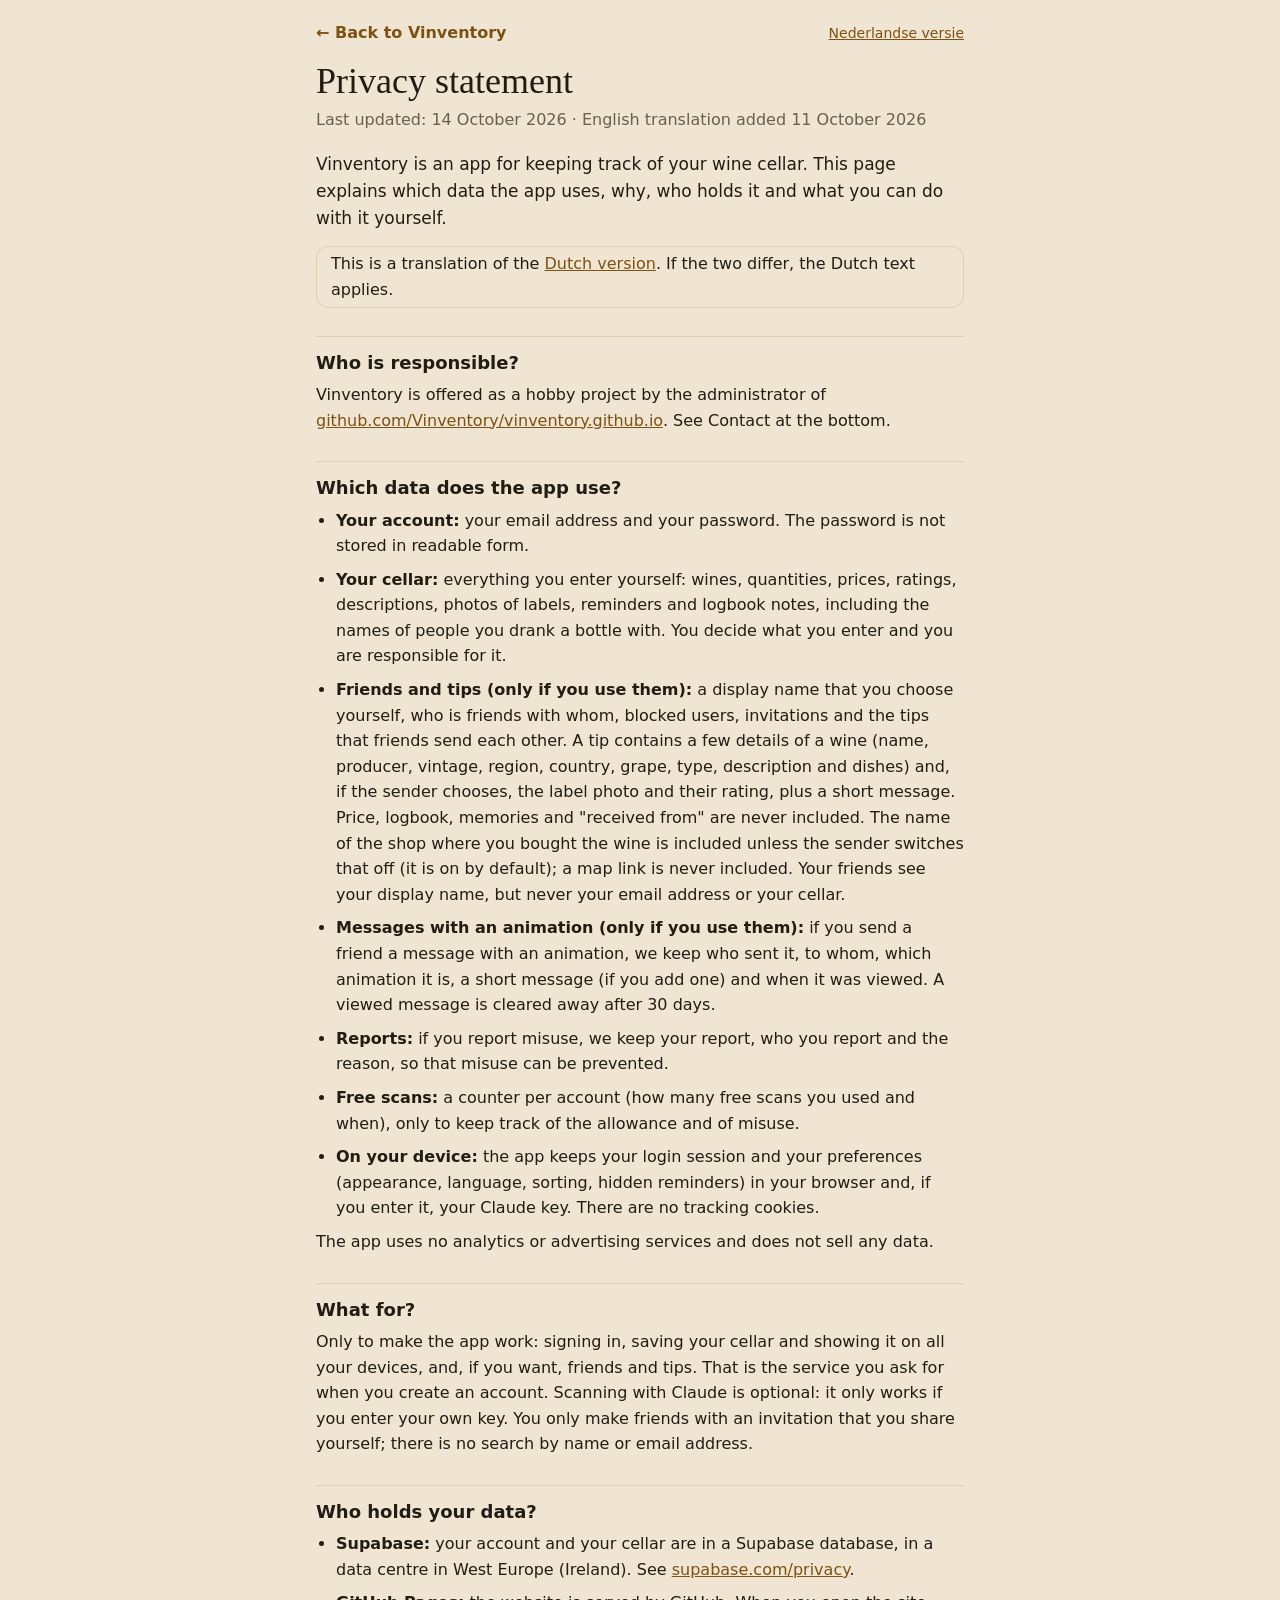
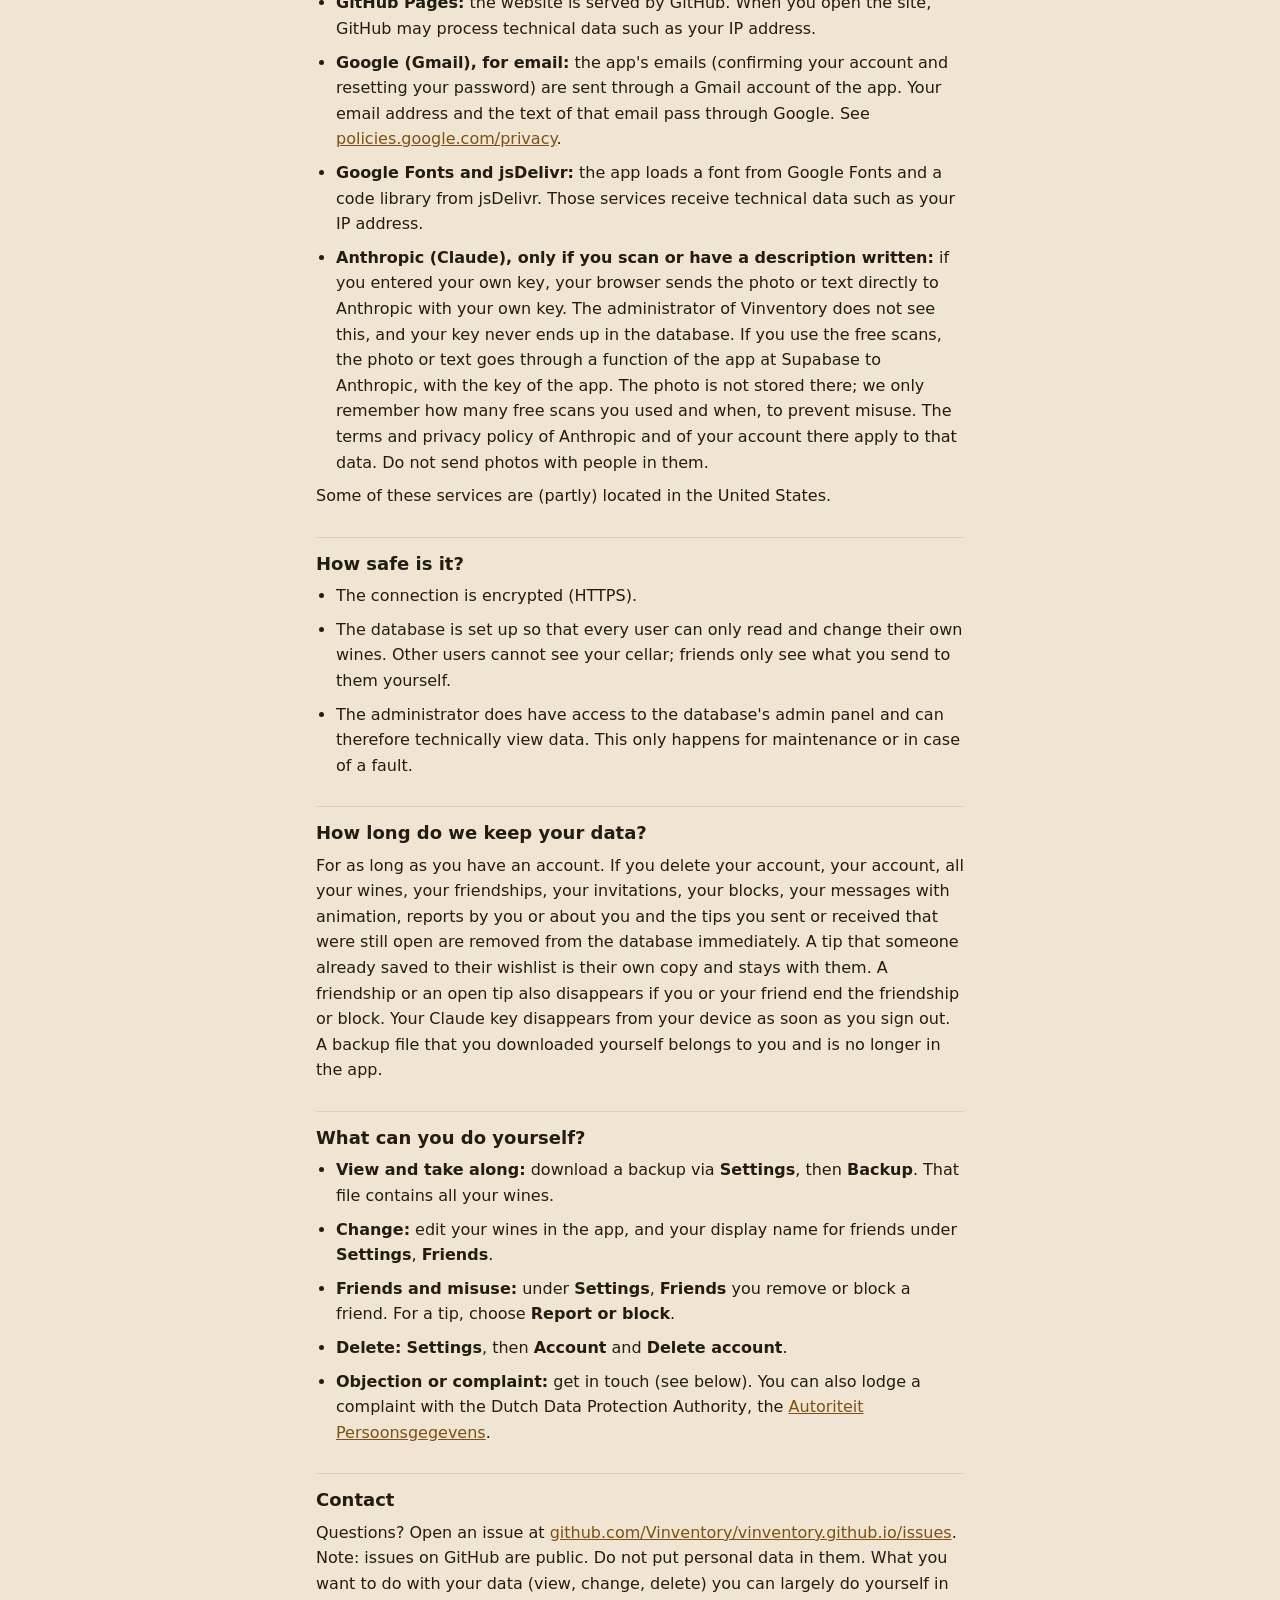
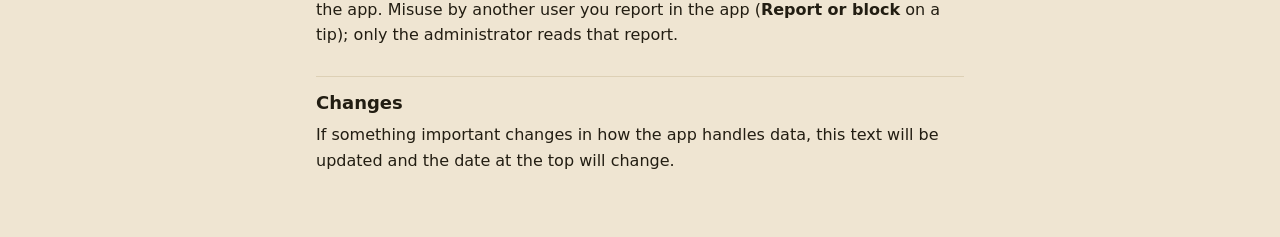
<file: privacy-en.html>
<!doctype html>
<html lang="en">
<head>
<meta charset="utf-8">
<meta name="viewport" content="width=device-width, initial-scale=1, viewport-fit=cover">
<meta name="color-scheme" content="light dark">
<title>Privacy statement – Vinventory</title>
<link rel="stylesheet" href="legal.css">
</head>
<body>
<main>
<div class="toprow"><a class="back" href="./">← Back to Vinventory</a><a class="langsw" href="privacy.html" hreflang="nl" lang="nl">Nederlandse versie</a></div>
<h1>Privacy statement</h1>
<p class="date">Last updated: 14 October 2026 · English translation added 11 October 2026</p>
<p class="lede">Vinventory is an app for keeping track of your wine cellar. This page explains which data the app uses, why, who holds it and what you can do with it yourself.</p>
<p class="note">This is a translation of the <a href="privacy.html" hreflang="nl" lang="nl">Dutch version</a>. If the two differ, the Dutch text applies.</p>

<h2>Who is responsible?</h2>
<p>Vinventory is offered as a hobby project by the administrator of <a href="https://github.com/Vinventory/vinventory.github.io">github.com/Vinventory/vinventory.github.io</a>. See Contact at the bottom.</p>

<h2>Which data does the app use?</h2>
<ul>
<li><b>Your account:</b> your email address and your password. The password is not stored in readable form.</li>
<li><b>Your cellar:</b> everything you enter yourself: wines, quantities, prices, ratings, descriptions, photos of labels, reminders and logbook notes, including the names of people you drank a bottle with. You decide what you enter and you are responsible for it.</li>
<li><b>Friends and tips (only if you use them):</b> a display name that you choose yourself, who is friends with whom, blocked users, invitations and the tips that friends send each other. A tip contains a few details of a wine (name, producer, vintage, region, country, grape, type, description and dishes) and, if the sender chooses, the label photo and their rating, plus a short message. Price, logbook, memories and "received from" are never included. The name of the shop where you bought the wine is included unless the sender switches that off (it is on by default); a map link is never included. Your friends see your display name, but never your email address or your cellar.</li>
<li><b>Messages with an animation (only if you use them):</b> if you send a friend a message with an animation, we keep who sent it, to whom, which animation it is, a short message (if you add one) and when it was viewed. A viewed message is cleared away after 30 days.</li>
<li><b>Reports:</b> if you report misuse, we keep your report, who you report and the reason, so that misuse can be prevented.</li>
<li><b>Free scans:</b> a counter per account (how many free scans you used and when), only to keep track of the allowance and of misuse.</li>
<li><b>On your device:</b> the app keeps your login session and your preferences (appearance, language, sorting, hidden reminders) in your browser and, if you enter it, your Claude key. There are no tracking cookies.</li>
</ul>
<p>The app uses no analytics or advertising services and does not sell any data.</p>

<h2>What for?</h2>
<p>Only to make the app work: signing in, saving your cellar and showing it on all your devices, and, if you want, friends and tips. That is the service you ask for when you create an account. Scanning with Claude is optional: it only works if you enter your own key. You only make friends with an invitation that you share yourself; there is no search by name or email address.</p>

<h2>Who holds your data?</h2>
<ul>
<li><b>Supabase:</b> your account and your cellar are in a Supabase database, in a data centre in West Europe (Ireland). See <a href="https://supabase.com/privacy">supabase.com/privacy</a>.</li>
<li><b>GitHub Pages:</b> the website is served by GitHub. When you open the site, GitHub may process technical data such as your IP address.</li>
<li><b>Google (Gmail), for email:</b> the app's emails (confirming your account and resetting your password) are sent through a Gmail account of the app. Your email address and the text of that email pass through Google. See <a href="https://policies.google.com/privacy">policies.google.com/privacy</a>.</li>
<li><b>Google Fonts and jsDelivr:</b> the app loads a font from Google Fonts and a code library from jsDelivr. Those services receive technical data such as your IP address.</li>
<li><b>Anthropic (Claude), only if you scan or have a description written:</b> if you entered your own key, your browser sends the photo or text directly to Anthropic with your own key. The administrator of Vinventory does not see this, and your key never ends up in the database. If you use the free scans, the photo or text goes through a function of the app at Supabase to Anthropic, with the key of the app. The photo is not stored there; we only remember how many free scans you used and when, to prevent misuse. The terms and privacy policy of Anthropic and of your account there apply to that data. Do not send photos with people in them.</li>
</ul>
<p>Some of these services are (partly) located in the United States.</p>

<h2>How safe is it?</h2>
<ul>
<li>The connection is encrypted (HTTPS).</li>
<li>The database is set up so that every user can only read and change their own wines. Other users cannot see your cellar; friends only see what you send to them yourself.</li>
<li>The administrator does have access to the database's admin panel and can therefore technically view data. This only happens for maintenance or in case of a fault.</li>
</ul>

<h2>How long do we keep your data?</h2>
<p>For as long as you have an account. If you delete your account, your account, all your wines, your friendships, your invitations, your blocks, your messages with animation, reports by you or about you and the tips you sent or received that were still open are removed from the database immediately. A tip that someone already saved to their wishlist is their own copy and stays with them. A friendship or an open tip also disappears if you or your friend end the friendship or block. Your Claude key disappears from your device as soon as you sign out. A backup file that you downloaded yourself belongs to you and is no longer in the app.</p>

<h2>What can you do yourself?</h2>
<ul>
<li><b>View and take along:</b> download a backup via <b>Settings</b>, then <b>Backup</b>. That file contains all your wines.</li>
<li><b>Change:</b> edit your wines in the app, and your display name for friends under <b>Settings</b>, <b>Friends</b>.</li>
<li><b>Friends and misuse:</b> under <b>Settings</b>, <b>Friends</b> you remove or block a friend. For a tip, choose <b>Report or block</b>.</li>
<li><b>Delete:</b> <b>Settings</b>, then <b>Account</b> and <b>Delete account</b>.</li>
<li><b>Objection or complaint:</b> get in touch (see below). You can also lodge a complaint with the Dutch Data Protection Authority, the <a href="https://autoriteitpersoonsgegevens.nl">Autoriteit Persoonsgegevens</a>.</li>
</ul>

<h2>Contact</h2>
<p>Questions? Open an issue at <a href="https://github.com/Vinventory/vinventory.github.io/issues">github.com/Vinventory/vinventory.github.io/issues</a>. Note: issues on GitHub are public. Do not put personal data in them. What you want to do with your data (view, change, delete) you can largely do yourself in the app. Misuse by another user you report in the app (<b>Report or block</b> on a tip); only the administrator reads that report.</p>

<h2>Changes</h2>
<p>If something important changes in how the app handles data, this text will be updated and the date at the top will change.</p>
</main>
</body>
</html>
</file>
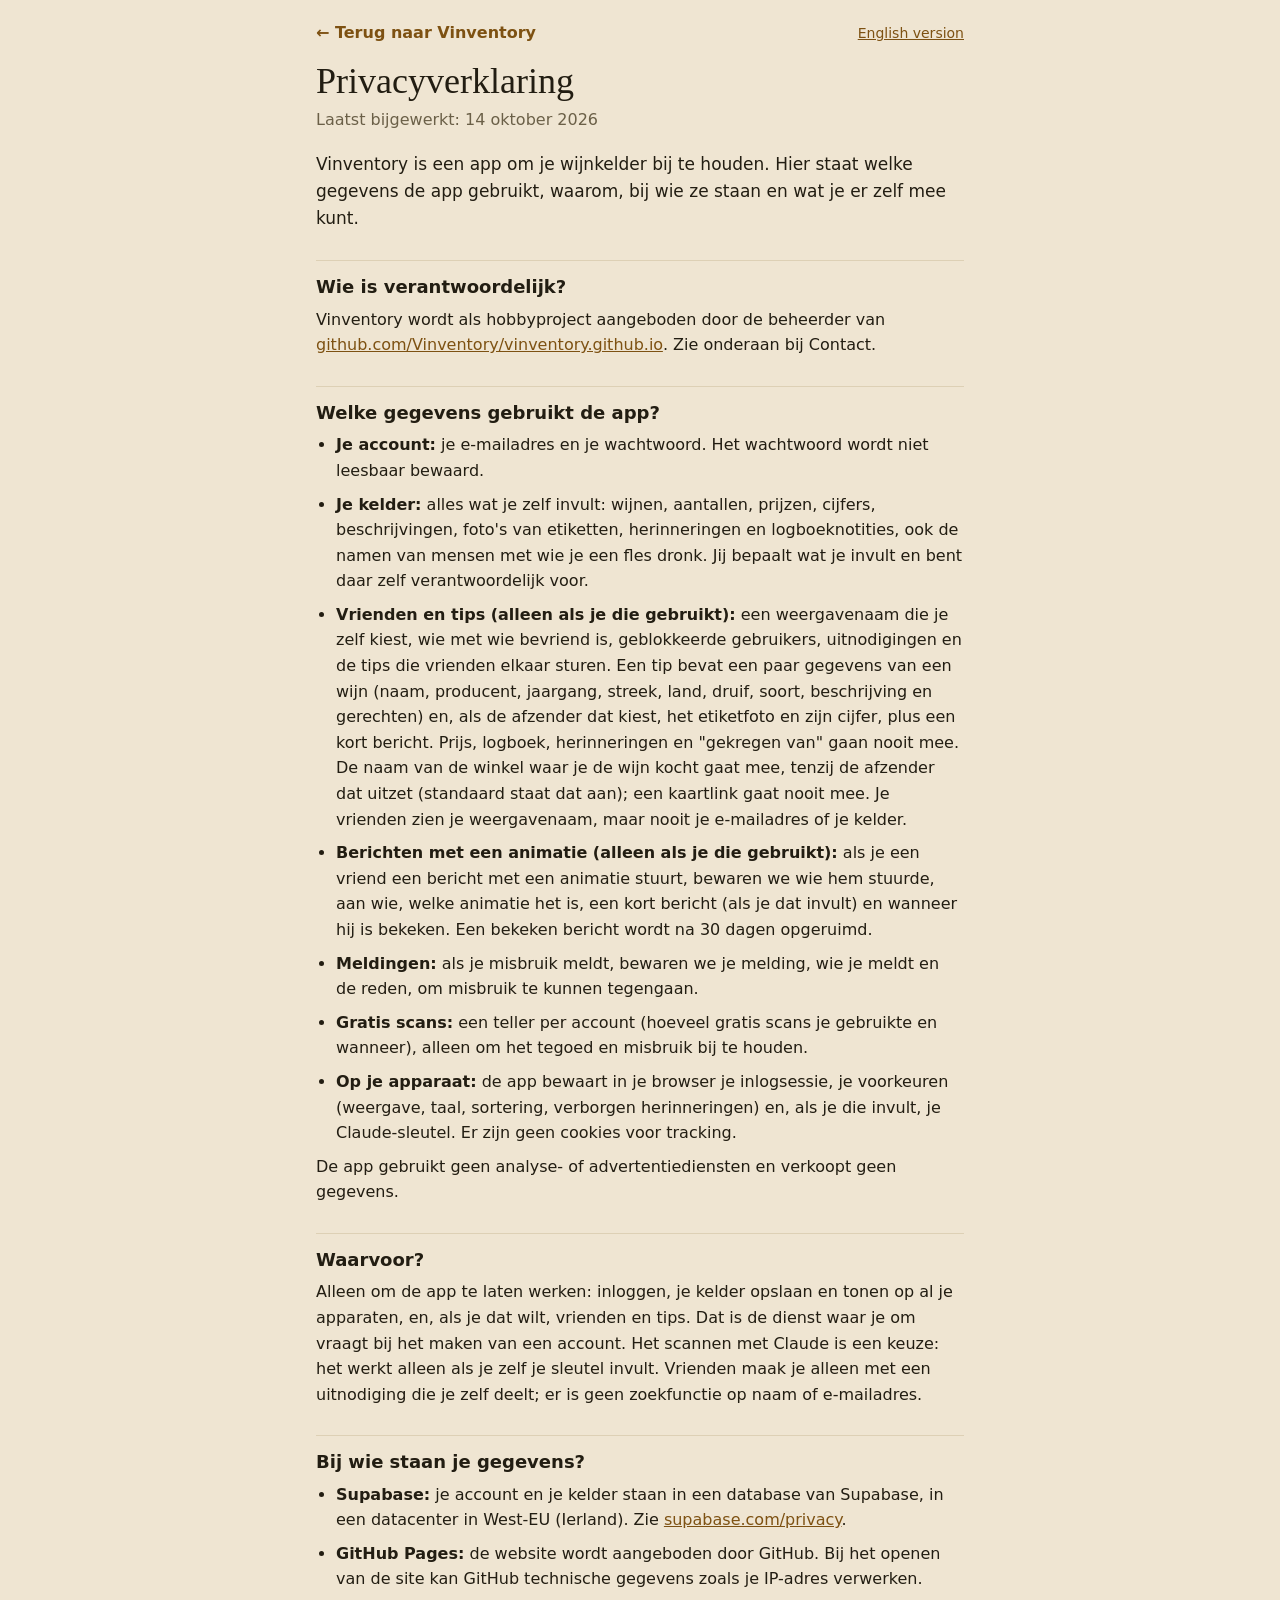
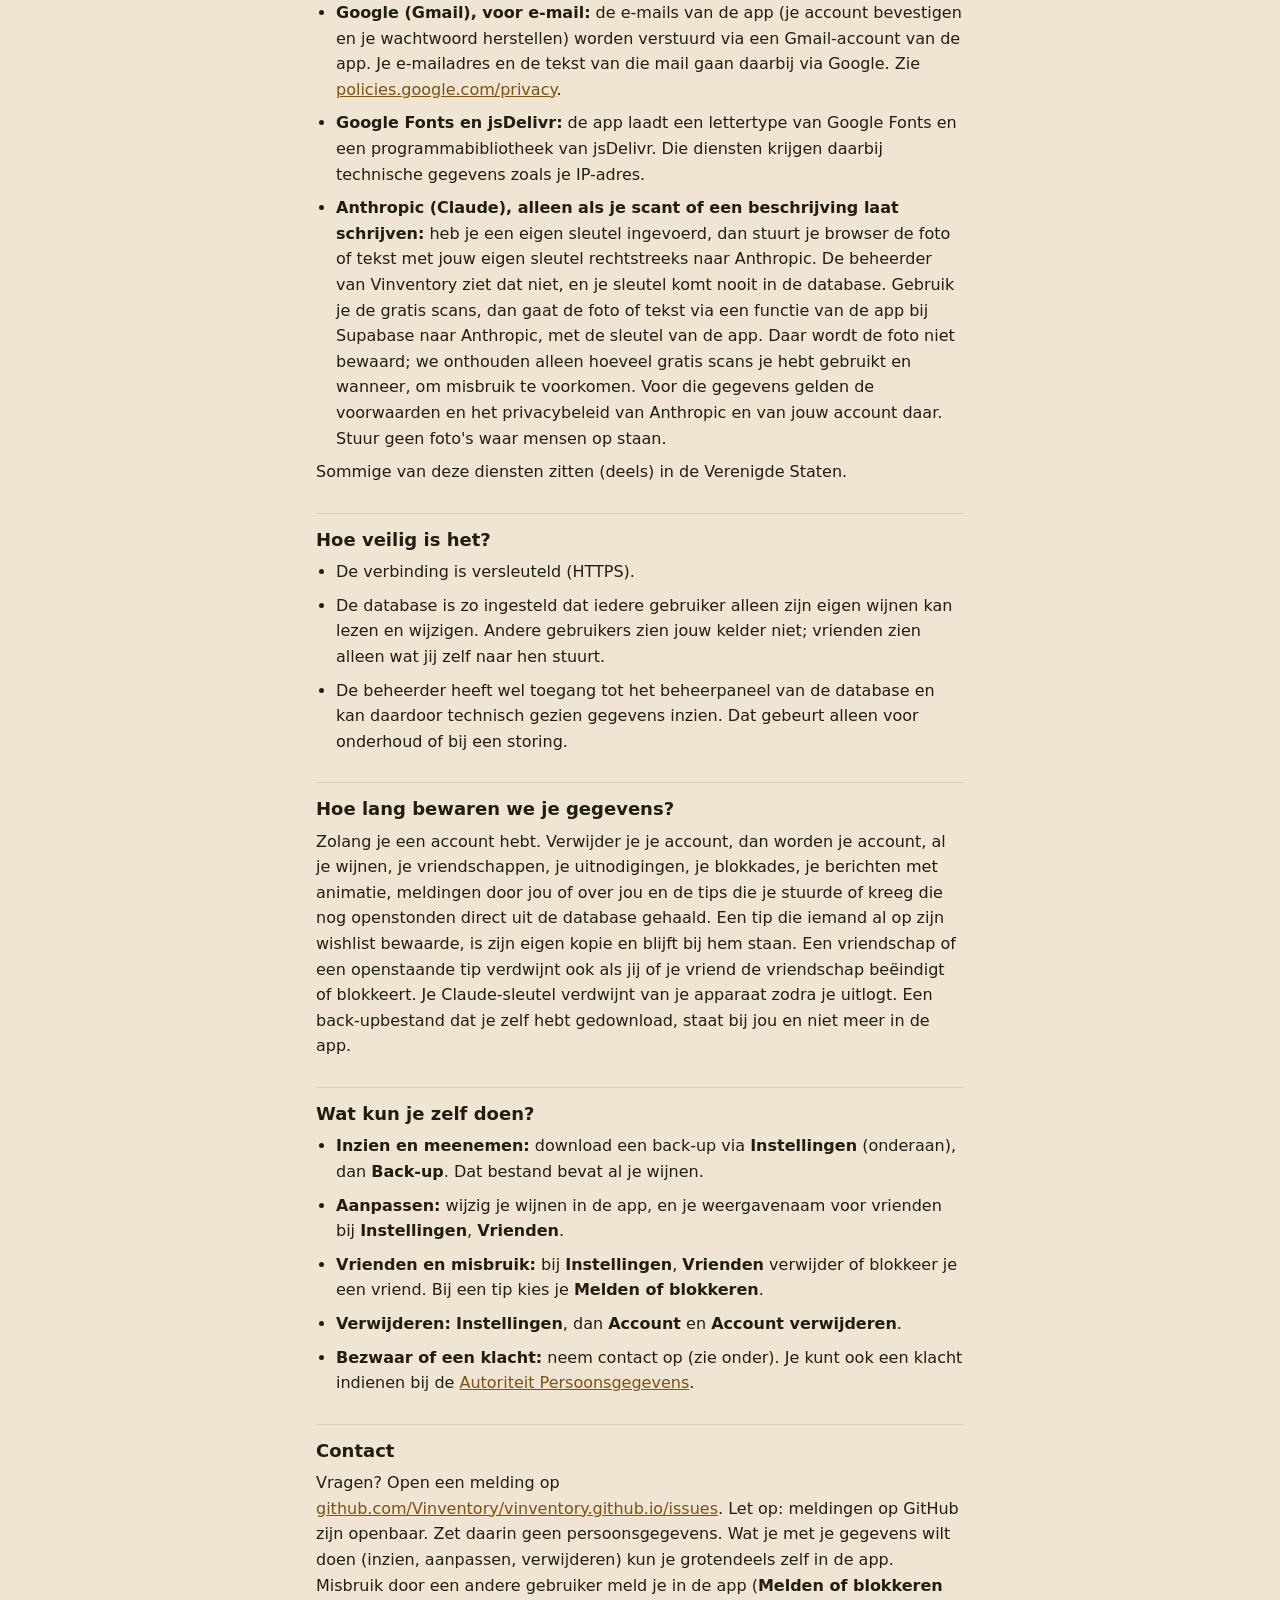
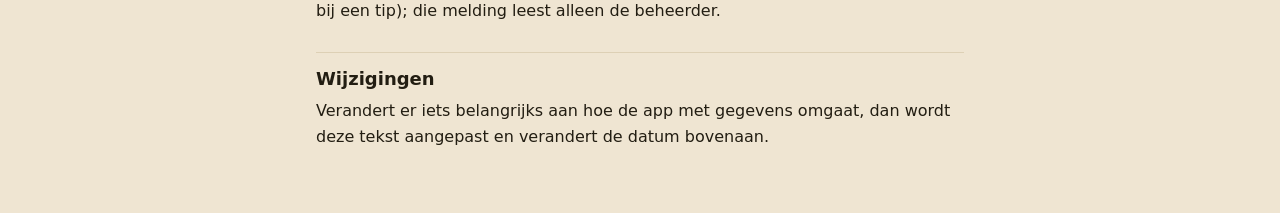
<file: privacy.html>
<!doctype html>
<html lang="nl">
<head>
<meta charset="utf-8">
<meta name="viewport" content="width=device-width, initial-scale=1, viewport-fit=cover">
<meta name="color-scheme" content="light dark">
<title>Privacyverklaring – Vinventory</title>
<link rel="stylesheet" href="legal.css">
</head>
<body>
<main>
<div class="toprow"><a class="back" href="./">← Terug naar Vinventory</a><a class="langsw" href="privacy-en.html" hreflang="en" lang="en">English version</a></div>
<h1>Privacyverklaring</h1>
<p class="date">Laatst bijgewerkt: 14 oktober 2026</p>
<p class="lede">Vinventory is een app om je wijnkelder bij te houden. Hier staat welke gegevens de app gebruikt, waarom, bij wie ze staan en wat je er zelf mee kunt.</p>

<h2>Wie is verantwoordelijk?</h2>
<p>Vinventory wordt als hobbyproject aangeboden door de beheerder van <a href="https://github.com/Vinventory/vinventory.github.io">github.com/Vinventory/vinventory.github.io</a>. Zie onderaan bij Contact.</p>

<h2>Welke gegevens gebruikt de app?</h2>
<ul>
<li><b>Je account:</b> je e-mailadres en je wachtwoord. Het wachtwoord wordt niet leesbaar bewaard.</li>
<li><b>Je kelder:</b> alles wat je zelf invult: wijnen, aantallen, prijzen, cijfers, beschrijvingen, foto's van etiketten, herinneringen en logboeknotities, ook de namen van mensen met wie je een fles dronk. Jij bepaalt wat je invult en bent daar zelf verantwoordelijk voor.</li>
<li><b>Vrienden en tips (alleen als je die gebruikt):</b> een weergavenaam die je zelf kiest, wie met wie bevriend is, geblokkeerde gebruikers, uitnodigingen en de tips die vrienden elkaar sturen. Een tip bevat een paar gegevens van een wijn (naam, producent, jaargang, streek, land, druif, soort, beschrijving en gerechten) en, als de afzender dat kiest, het etiketfoto en zijn cijfer, plus een kort bericht. Prijs, logboek, herinneringen en "gekregen van" gaan nooit mee. De naam van de winkel waar je de wijn kocht gaat mee, tenzij de afzender dat uitzet (standaard staat dat aan); een kaartlink gaat nooit mee. Je vrienden zien je weergavenaam, maar nooit je e-mailadres of je kelder.</li>
<li><b>Berichten met een animatie (alleen als je die gebruikt):</b> als je een vriend een bericht met een animatie stuurt, bewaren we wie hem stuurde, aan wie, welke animatie het is, een kort bericht (als je dat invult) en wanneer hij is bekeken. Een bekeken bericht wordt na 30 dagen opgeruimd.</li>
<li><b>Meldingen:</b> als je misbruik meldt, bewaren we je melding, wie je meldt en de reden, om misbruik te kunnen tegengaan.</li>
<li><b>Gratis scans:</b> een teller per account (hoeveel gratis scans je gebruikte en wanneer), alleen om het tegoed en misbruik bij te houden.</li>
<li><b>Op je apparaat:</b> de app bewaart in je browser je inlogsessie, je voorkeuren (weergave, taal, sortering, verborgen herinneringen) en, als je die invult, je Claude-sleutel. Er zijn geen cookies voor tracking.</li>
</ul>
<p>De app gebruikt geen analyse- of advertentiediensten en verkoopt geen gegevens.</p>

<h2>Waarvoor?</h2>
<p>Alleen om de app te laten werken: inloggen, je kelder opslaan en tonen op al je apparaten, en, als je dat wilt, vrienden en tips. Dat is de dienst waar je om vraagt bij het maken van een account. Het scannen met Claude is een keuze: het werkt alleen als je zelf je sleutel invult. Vrienden maak je alleen met een uitnodiging die je zelf deelt; er is geen zoekfunctie op naam of e-mailadres.</p>

<h2>Bij wie staan je gegevens?</h2>
<ul>
<li><b>Supabase:</b> je account en je kelder staan in een database van Supabase, in een datacenter in West-EU (Ierland). Zie <a href="https://supabase.com/privacy">supabase.com/privacy</a>.</li>
<li><b>GitHub Pages:</b> de website wordt aangeboden door GitHub. Bij het openen van de site kan GitHub technische gegevens zoals je IP-adres verwerken.</li>
<li><b>Google (Gmail), voor e-mail:</b> de e-mails van de app (je account bevestigen en je wachtwoord herstellen) worden verstuurd via een Gmail-account van de app. Je e-mailadres en de tekst van die mail gaan daarbij via Google. Zie <a href="https://policies.google.com/privacy">policies.google.com/privacy</a>.</li>
<li><b>Google Fonts en jsDelivr:</b> de app laadt een lettertype van Google Fonts en een programmabibliotheek van jsDelivr. Die diensten krijgen daarbij technische gegevens zoals je IP-adres.</li>
<li><b>Anthropic (Claude), alleen als je scant of een beschrijving laat schrijven:</b> heb je een eigen sleutel ingevoerd, dan stuurt je browser de foto of tekst met jouw eigen sleutel rechtstreeks naar Anthropic. De beheerder van Vinventory ziet dat niet, en je sleutel komt nooit in de database. Gebruik je de gratis scans, dan gaat de foto of tekst via een functie van de app bij Supabase naar Anthropic, met de sleutel van de app. Daar wordt de foto niet bewaard; we onthouden alleen hoeveel gratis scans je hebt gebruikt en wanneer, om misbruik te voorkomen. Voor die gegevens gelden de voorwaarden en het privacybeleid van Anthropic en van jouw account daar. Stuur geen foto's waar mensen op staan.</li>
</ul>
<p>Sommige van deze diensten zitten (deels) in de Verenigde Staten.</p>

<h2>Hoe veilig is het?</h2>
<ul>
<li>De verbinding is versleuteld (HTTPS).</li>
<li>De database is zo ingesteld dat iedere gebruiker alleen zijn eigen wijnen kan lezen en wijzigen. Andere gebruikers zien jouw kelder niet; vrienden zien alleen wat jij zelf naar hen stuurt.</li>
<li>De beheerder heeft wel toegang tot het beheerpaneel van de database en kan daardoor technisch gezien gegevens inzien. Dat gebeurt alleen voor onderhoud of bij een storing.</li>
</ul>

<h2>Hoe lang bewaren we je gegevens?</h2>
<p>Zolang je een account hebt. Verwijder je je account, dan worden je account, al je wijnen, je vriendschappen, je uitnodigingen, je blokkades, je berichten met animatie, meldingen door jou of over jou en de tips die je stuurde of kreeg die nog openstonden direct uit de database gehaald. Een tip die iemand al op zijn wishlist bewaarde, is zijn eigen kopie en blijft bij hem staan. Een vriendschap of een openstaande tip verdwijnt ook als jij of je vriend de vriendschap beëindigt of blokkeert. Je Claude-sleutel verdwijnt van je apparaat zodra je uitlogt. Een back-upbestand dat je zelf hebt gedownload, staat bij jou en niet meer in de app.</p>

<h2>Wat kun je zelf doen?</h2>
<ul>
<li><b>Inzien en meenemen:</b> download een back-up via <b>Instellingen</b> (onderaan), dan <b>Back-up</b>. Dat bestand bevat al je wijnen.</li>
<li><b>Aanpassen:</b> wijzig je wijnen in de app, en je weergavenaam voor vrienden bij <b>Instellingen</b>, <b>Vrienden</b>.</li>
<li><b>Vrienden en misbruik:</b> bij <b>Instellingen</b>, <b>Vrienden</b> verwijder of blokkeer je een vriend. Bij een tip kies je <b>Melden of blokkeren</b>.</li>
<li><b>Verwijderen:</b> <b>Instellingen</b>, dan <b>Account</b> en <b>Account verwijderen</b>.</li>
<li><b>Bezwaar of een klacht:</b> neem contact op (zie onder). Je kunt ook een klacht indienen bij de <a href="https://autoriteitpersoonsgegevens.nl">Autoriteit Persoonsgegevens</a>.</li>
</ul>

<h2>Contact</h2>
<p>Vragen? Open een melding op <a href="https://github.com/Vinventory/vinventory.github.io/issues">github.com/Vinventory/vinventory.github.io/issues</a>. Let op: meldingen op GitHub zijn openbaar. Zet daarin geen persoonsgegevens. Wat je met je gegevens wilt doen (inzien, aanpassen, verwijderen) kun je grotendeels zelf in de app. Misbruik door een andere gebruiker meld je in de app (<b>Melden of blokkeren</b> bij een tip); die melding leest alleen de beheerder.</p>

<h2>Wijzigingen</h2>
<p>Verandert er iets belangrijks aan hoe de app met gegevens omgaat, dan wordt deze tekst aangepast en verandert de datum bovenaan.</p>
</main>
</body>
</html>
</file>
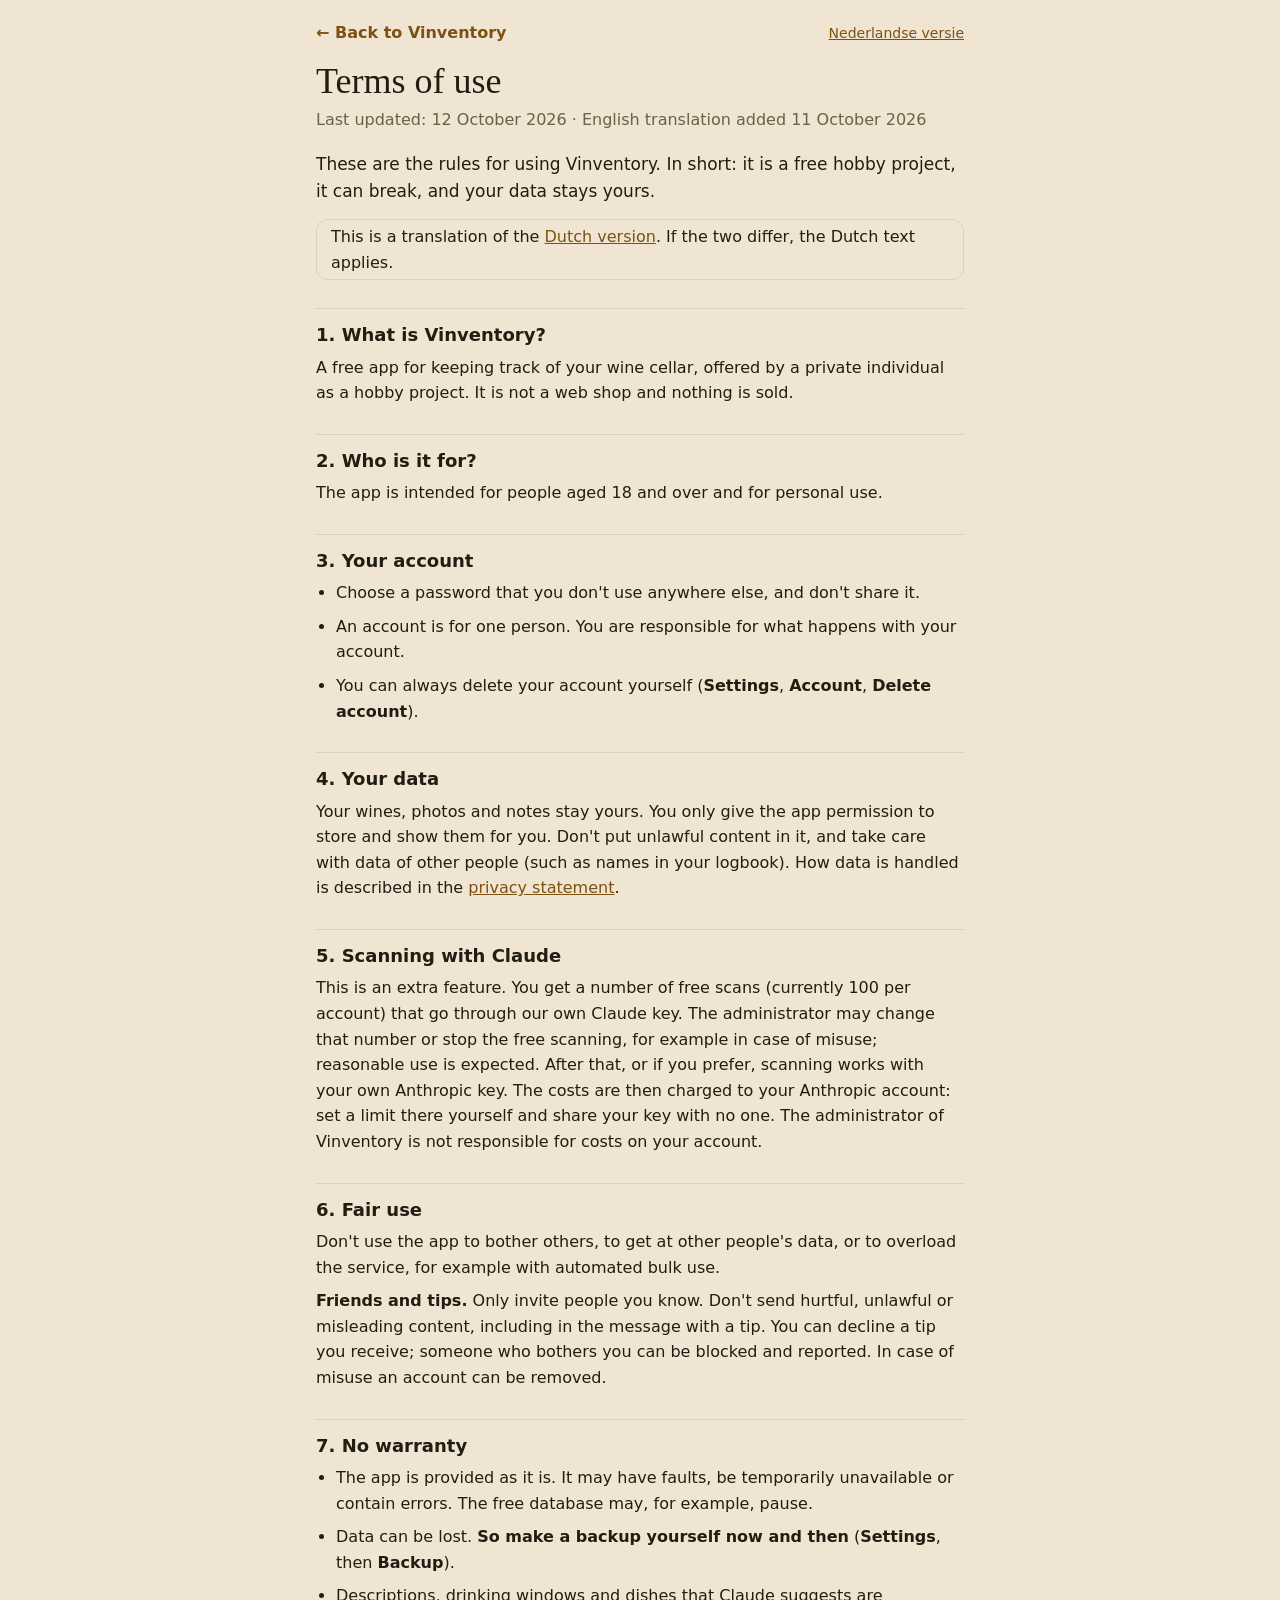
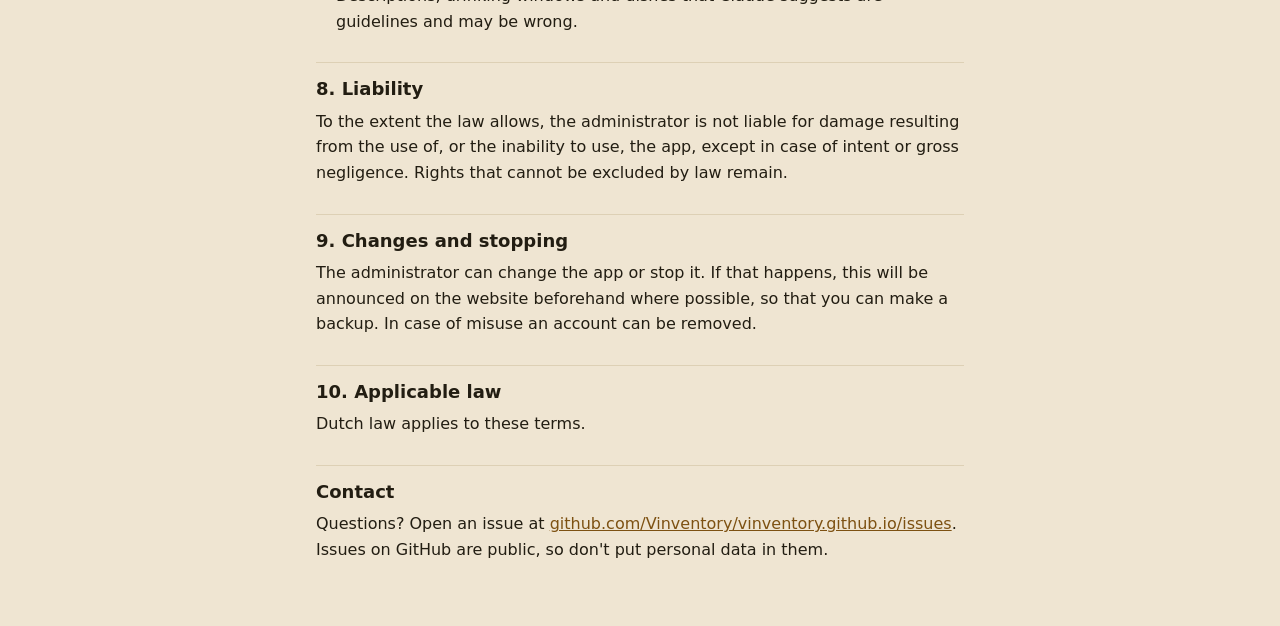
<file: terms-en.html>
<!doctype html>
<html lang="en">
<head>
<meta charset="utf-8">
<meta name="viewport" content="width=device-width, initial-scale=1, viewport-fit=cover">
<meta name="color-scheme" content="light dark">
<title>Terms of use – Vinventory</title>
<link rel="stylesheet" href="legal.css">
</head>
<body>
<main>
<div class="toprow"><a class="back" href="./">← Back to Vinventory</a><a class="langsw" href="voorwaarden.html" hreflang="nl" lang="nl">Nederlandse versie</a></div>
<h1>Terms of use</h1>
<p class="date">Last updated: 12 October 2026 · English translation added 11 October 2026</p>
<p class="lede">These are the rules for using Vinventory. In short: it is a free hobby project, it can break, and your data stays yours.</p>
<p class="note">This is a translation of the <a href="voorwaarden.html" hreflang="nl" lang="nl">Dutch version</a>. If the two differ, the Dutch text applies.</p>

<h2>1. What is Vinventory?</h2>
<p>A free app for keeping track of your wine cellar, offered by a private individual as a hobby project. It is not a web shop and nothing is sold.</p>

<h2>2. Who is it for?</h2>
<p>The app is intended for people aged 18 and over and for personal use.</p>

<h2>3. Your account</h2>
<ul>
<li>Choose a password that you don't use anywhere else, and don't share it.</li>
<li>An account is for one person. You are responsible for what happens with your account.</li>
<li>You can always delete your account yourself (<b>Settings</b>, <b>Account</b>, <b>Delete account</b>).</li>
</ul>

<h2>4. Your data</h2>
<p>Your wines, photos and notes stay yours. You only give the app permission to store and show them for you. Don't put unlawful content in it, and take care with data of other people (such as names in your logbook). How data is handled is described in the <a href="privacy-en.html">privacy statement</a>.</p>

<h2>5. Scanning with Claude</h2>
<p>This is an extra feature. You get a number of free scans (currently 100 per account) that go through our own Claude key. The administrator may change that number or stop the free scanning, for example in case of misuse; reasonable use is expected. After that, or if you prefer, scanning works with your own Anthropic key. The costs are then charged to your Anthropic account: set a limit there yourself and share your key with no one. The administrator of Vinventory is not responsible for costs on your account.</p>

<h2>6. Fair use</h2>
<p>Don't use the app to bother others, to get at other people's data, or to overload the service, for example with automated bulk use.</p>
<p><b>Friends and tips.</b> Only invite people you know. Don't send hurtful, unlawful or misleading content, including in the message with a tip. You can decline a tip you receive; someone who bothers you can be blocked and reported. In case of misuse an account can be removed.</p>

<h2>7. No warranty</h2>
<ul>
<li>The app is provided as it is. It may have faults, be temporarily unavailable or contain errors. The free database may, for example, pause.</li>
<li>Data can be lost. <b>So make a backup yourself now and then</b> (<b>Settings</b>, then <b>Backup</b>).</li>
<li>Descriptions, drinking windows and dishes that Claude suggests are guidelines and may be wrong.</li>
</ul>

<h2>8. Liability</h2>
<p>To the extent the law allows, the administrator is not liable for damage resulting from the use of, or the inability to use, the app, except in case of intent or gross negligence. Rights that cannot be excluded by law remain.</p>

<h2>9. Changes and stopping</h2>
<p>The administrator can change the app or stop it. If that happens, this will be announced on the website beforehand where possible, so that you can make a backup. In case of misuse an account can be removed.</p>

<h2>10. Applicable law</h2>
<p>Dutch law applies to these terms.</p>

<h2>Contact</h2>
<p>Questions? Open an issue at <a href="https://github.com/Vinventory/vinventory.github.io/issues">github.com/Vinventory/vinventory.github.io/issues</a>. Issues on GitHub are public, so don't put personal data in them.</p>
</main>
</body>
</html>
</file>
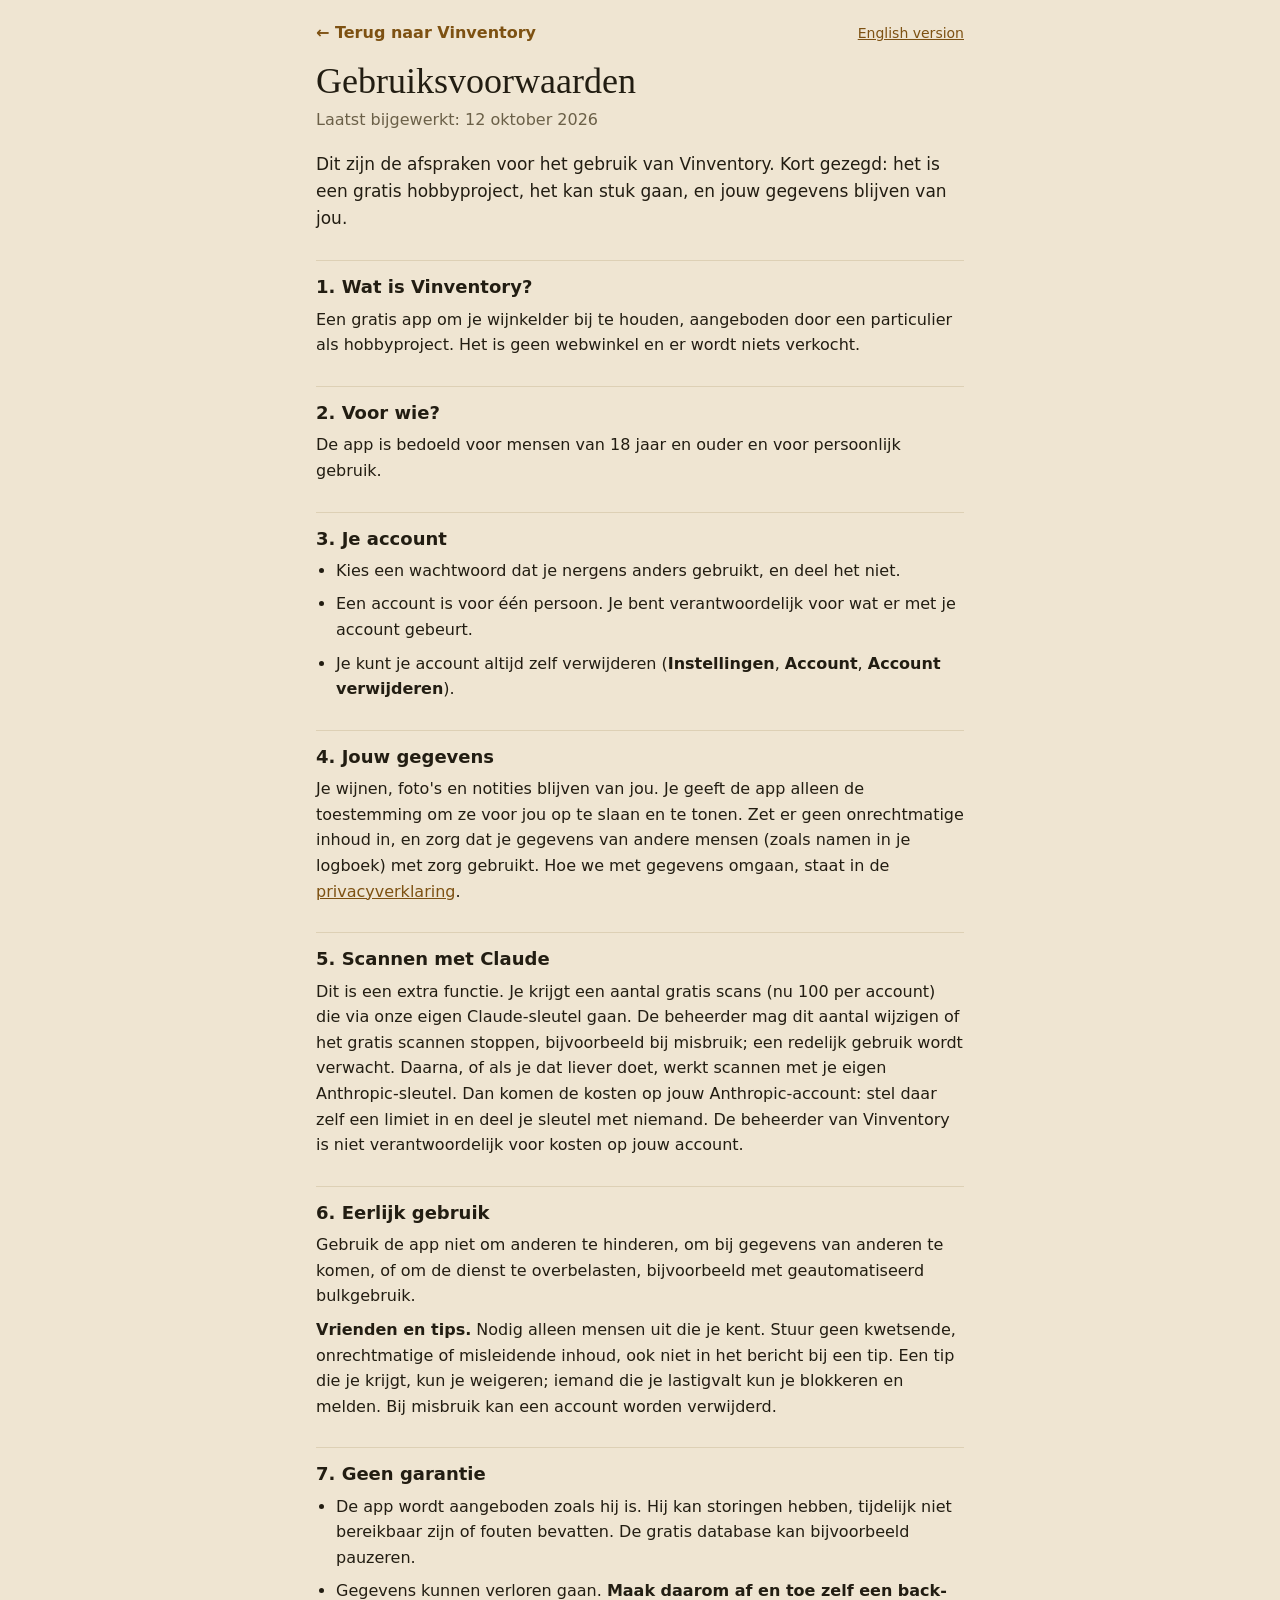
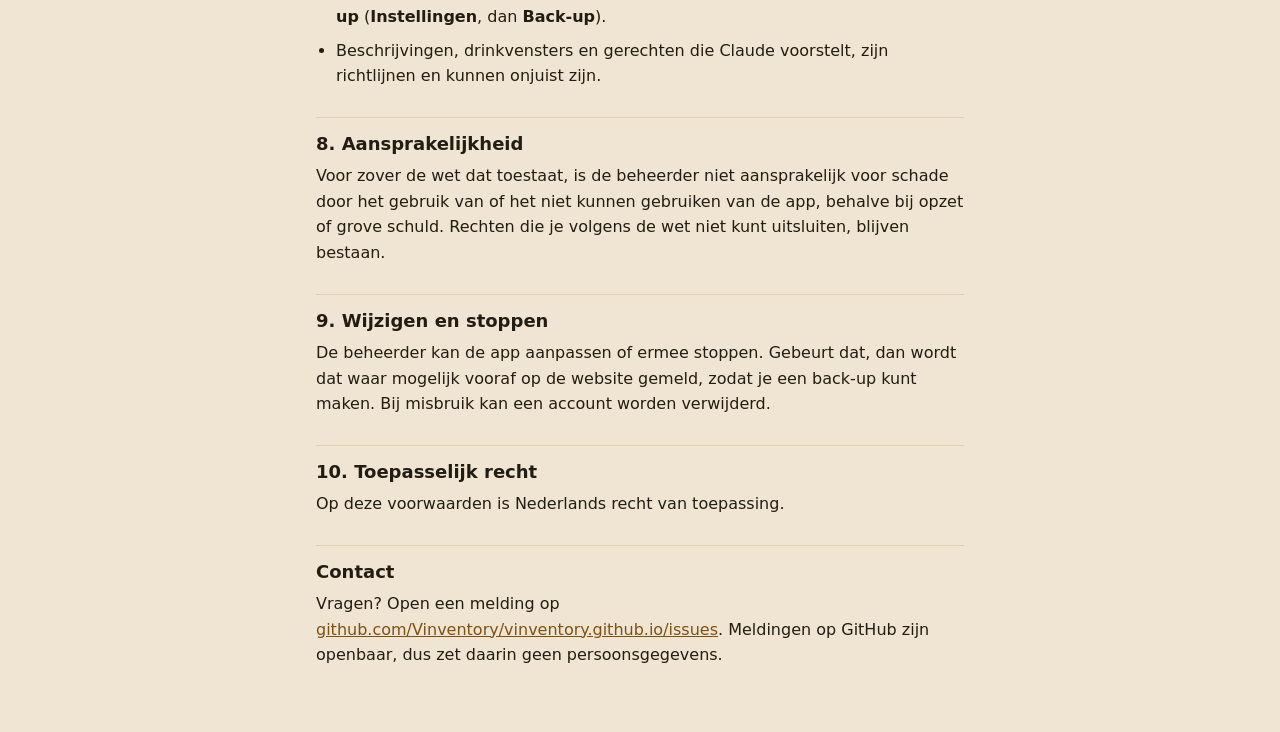
<file: voorwaarden.html>
<!doctype html>
<html lang="nl">
<head>
<meta charset="utf-8">
<meta name="viewport" content="width=device-width, initial-scale=1, viewport-fit=cover">
<meta name="color-scheme" content="light dark">
<title>Gebruiksvoorwaarden – Vinventory</title>
<link rel="stylesheet" href="legal.css">
</head>
<body>
<main>
<div class="toprow"><a class="back" href="./">← Terug naar Vinventory</a><a class="langsw" href="terms-en.html" hreflang="en" lang="en">English version</a></div>
<h1>Gebruiksvoorwaarden</h1>
<p class="date">Laatst bijgewerkt: 12 oktober 2026</p>
<p class="lede">Dit zijn de afspraken voor het gebruik van Vinventory. Kort gezegd: het is een gratis hobbyproject, het kan stuk gaan, en jouw gegevens blijven van jou.</p>

<h2>1. Wat is Vinventory?</h2>
<p>Een gratis app om je wijnkelder bij te houden, aangeboden door een particulier als hobbyproject. Het is geen webwinkel en er wordt niets verkocht.</p>

<h2>2. Voor wie?</h2>
<p>De app is bedoeld voor mensen van 18 jaar en ouder en voor persoonlijk gebruik.</p>

<h2>3. Je account</h2>
<ul>
<li>Kies een wachtwoord dat je nergens anders gebruikt, en deel het niet.</li>
<li>Een account is voor één persoon. Je bent verantwoordelijk voor wat er met je account gebeurt.</li>
<li>Je kunt je account altijd zelf verwijderen (<b>Instellingen</b>, <b>Account</b>, <b>Account verwijderen</b>).</li>
</ul>

<h2>4. Jouw gegevens</h2>
<p>Je wijnen, foto's en notities blijven van jou. Je geeft de app alleen de toestemming om ze voor jou op te slaan en te tonen. Zet er geen onrechtmatige inhoud in, en zorg dat je gegevens van andere mensen (zoals namen in je logboek) met zorg gebruikt. Hoe we met gegevens omgaan, staat in de <a href="privacy.html">privacyverklaring</a>.</p>

<h2>5. Scannen met Claude</h2>
<p>Dit is een extra functie. Je krijgt een aantal gratis scans (nu 100 per account) die via onze eigen Claude-sleutel gaan. De beheerder mag dit aantal wijzigen of het gratis scannen stoppen, bijvoorbeeld bij misbruik; een redelijk gebruik wordt verwacht. Daarna, of als je dat liever doet, werkt scannen met je eigen Anthropic-sleutel. Dan komen de kosten op jouw Anthropic-account: stel daar zelf een limiet in en deel je sleutel met niemand. De beheerder van Vinventory is niet verantwoordelijk voor kosten op jouw account.</p>

<h2>6. Eerlijk gebruik</h2>
<p>Gebruik de app niet om anderen te hinderen, om bij gegevens van anderen te komen, of om de dienst te overbelasten, bijvoorbeeld met geautomatiseerd bulkgebruik.</p>
<p><b>Vrienden en tips.</b> Nodig alleen mensen uit die je kent. Stuur geen kwetsende, onrechtmatige of misleidende inhoud, ook niet in het bericht bij een tip. Een tip die je krijgt, kun je weigeren; iemand die je lastigvalt kun je blokkeren en melden. Bij misbruik kan een account worden verwijderd.</p>

<h2>7. Geen garantie</h2>
<ul>
<li>De app wordt aangeboden zoals hij is. Hij kan storingen hebben, tijdelijk niet bereikbaar zijn of fouten bevatten. De gratis database kan bijvoorbeeld pauzeren.</li>
<li>Gegevens kunnen verloren gaan. <b>Maak daarom af en toe zelf een back-up</b> (<b>Instellingen</b>, dan <b>Back-up</b>).</li>
<li>Beschrijvingen, drinkvensters en gerechten die Claude voorstelt, zijn richtlijnen en kunnen onjuist zijn.</li>
</ul>

<h2>8. Aansprakelijkheid</h2>
<p>Voor zover de wet dat toestaat, is de beheerder niet aansprakelijk voor schade door het gebruik van of het niet kunnen gebruiken van de app, behalve bij opzet of grove schuld. Rechten die je volgens de wet niet kunt uitsluiten, blijven bestaan.</p>

<h2>9. Wijzigen en stoppen</h2>
<p>De beheerder kan de app aanpassen of ermee stoppen. Gebeurt dat, dan wordt dat waar mogelijk vooraf op de website gemeld, zodat je een back-up kunt maken. Bij misbruik kan een account worden verwijderd.</p>

<h2>10. Toepasselijk recht</h2>
<p>Op deze voorwaarden is Nederlands recht van toepassing.</p>

<h2>Contact</h2>
<p>Vragen? Open een melding op <a href="https://github.com/Vinventory/vinventory.github.io/issues">github.com/Vinventory/vinventory.github.io/issues</a>. Meldingen op GitHub zijn openbaar, dus zet daarin geen persoonsgegevens.</p>
</main>
</body>
</html>
</file>
<file: legal.css>
:root { --bg: #efe5d2; --ink: #221d12; --muted: #6b6048; --line: #ddd0b5; --accent: #7d5112; }
@media (prefers-color-scheme: dark) { :root { --bg: #140c0e; --ink: #f5ebe6; --muted: #b8999c; --line: #45282f; --accent: #f58a96; color-scheme: dark; } }
* { box-sizing: border-box; }
body { margin: 0; background: var(--bg); color: var(--ink); font: 16px/1.6 -apple-system, "Segoe UI", system-ui, sans-serif; padding: env(safe-area-inset-top, 0) 0 env(safe-area-inset-bottom, 0); }
main { max-width: 680px; margin: 0 auto; padding: 20px 16px 56px; }
.back { display: inline-block; margin-bottom: 12px; color: var(--accent); font-weight: 600; text-decoration: none; }
.toprow { display: flex; justify-content: space-between; align-items: baseline; gap: 12px; }
.langsw { font-size: 14px; }
h1 { font: 400 36px/1.1 Georgia, "Iowan Old Style", serif; margin: 4px 0 6px; text-wrap: balance; }
h2 { font-size: 18px; line-height: 1.3; margin: 28px 0 6px; padding-top: 14px; border-top: 1px solid var(--line); }
p, li { margin: 8px 0; }
ul { padding-left: 20px; margin: 8px 0; }
a { color: var(--accent); }
.date { color: var(--muted); margin: 0 0 18px; }
.lede { font-size: 17px; }
.note { border: 1px solid var(--line); border-radius: 12px; padding: 4px 14px; margin: 14px 0; }
</file>
